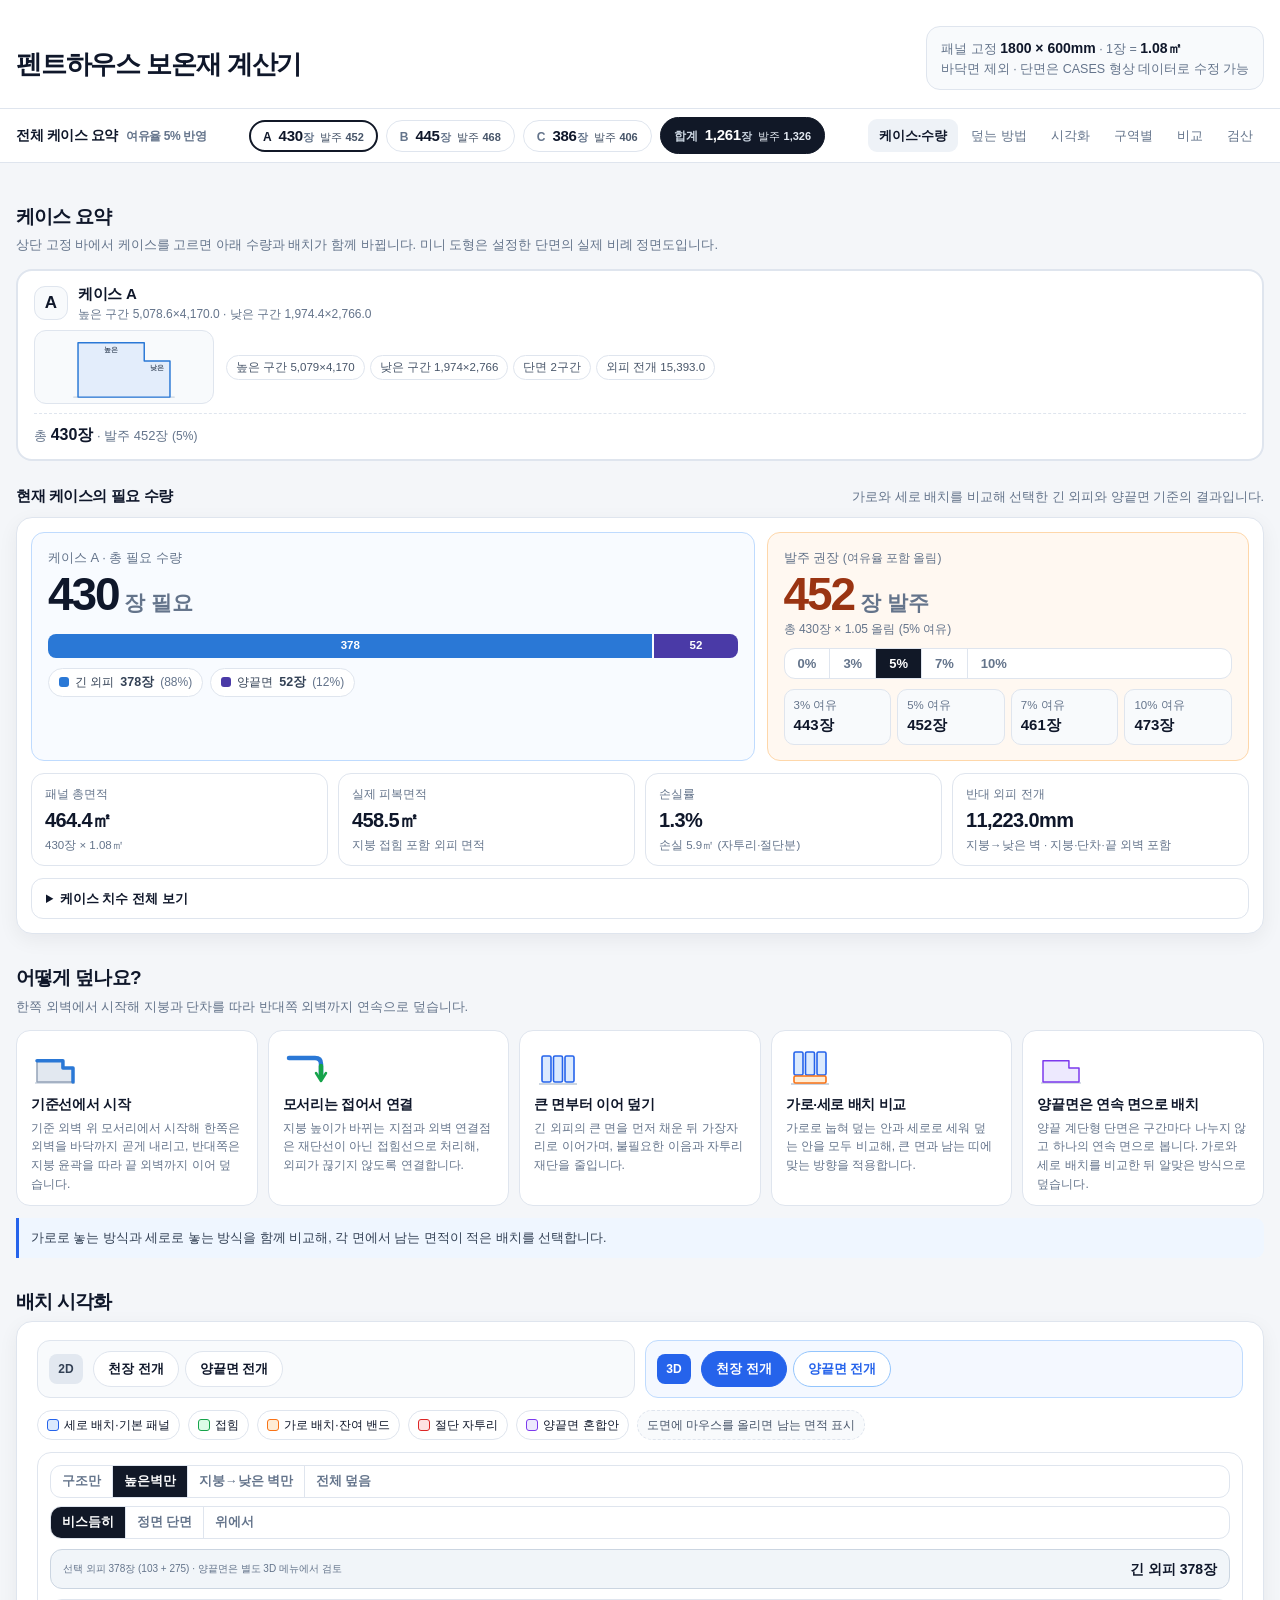
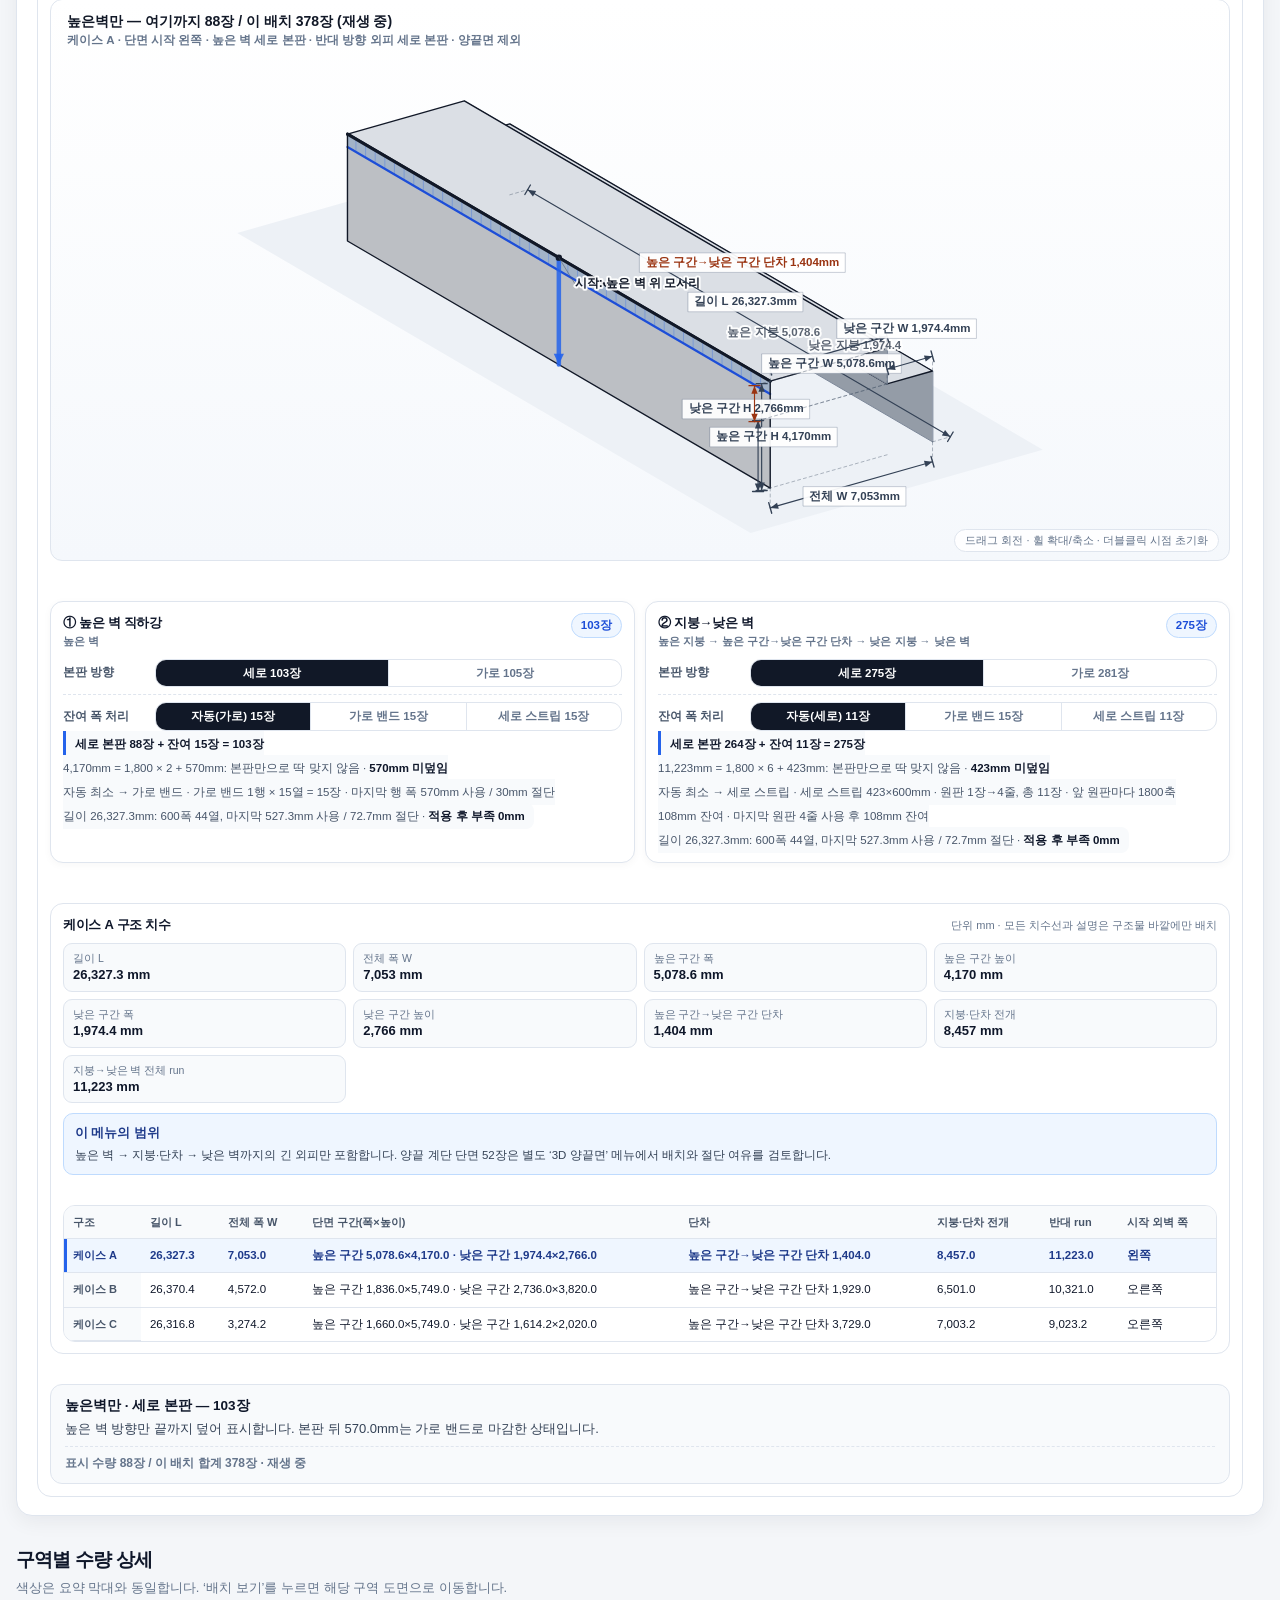
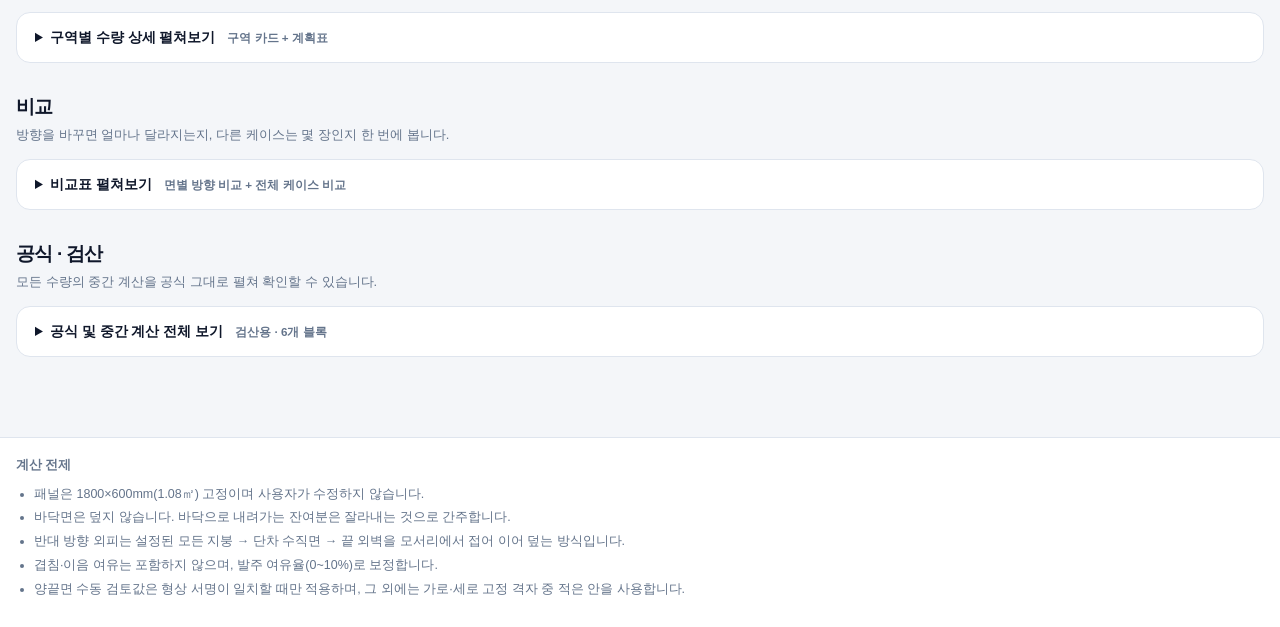
<file: index.html>
<!doctype html>
<html lang="ko">
<head>
<meta charset="utf-8" />
<meta http-equiv="refresh" content="0; url=./penthouse_insulation_ABC_case_optimizer.html" />
<title>펜트하우스 보온재 계산기</title>
</head>
<body>
<p><a href="./penthouse_insulation_ABC_case_optimizer.html">계산기가 자동으로 열리지 않으면 여기를 누르세요.</a></p>
</body>
</html>
</file>
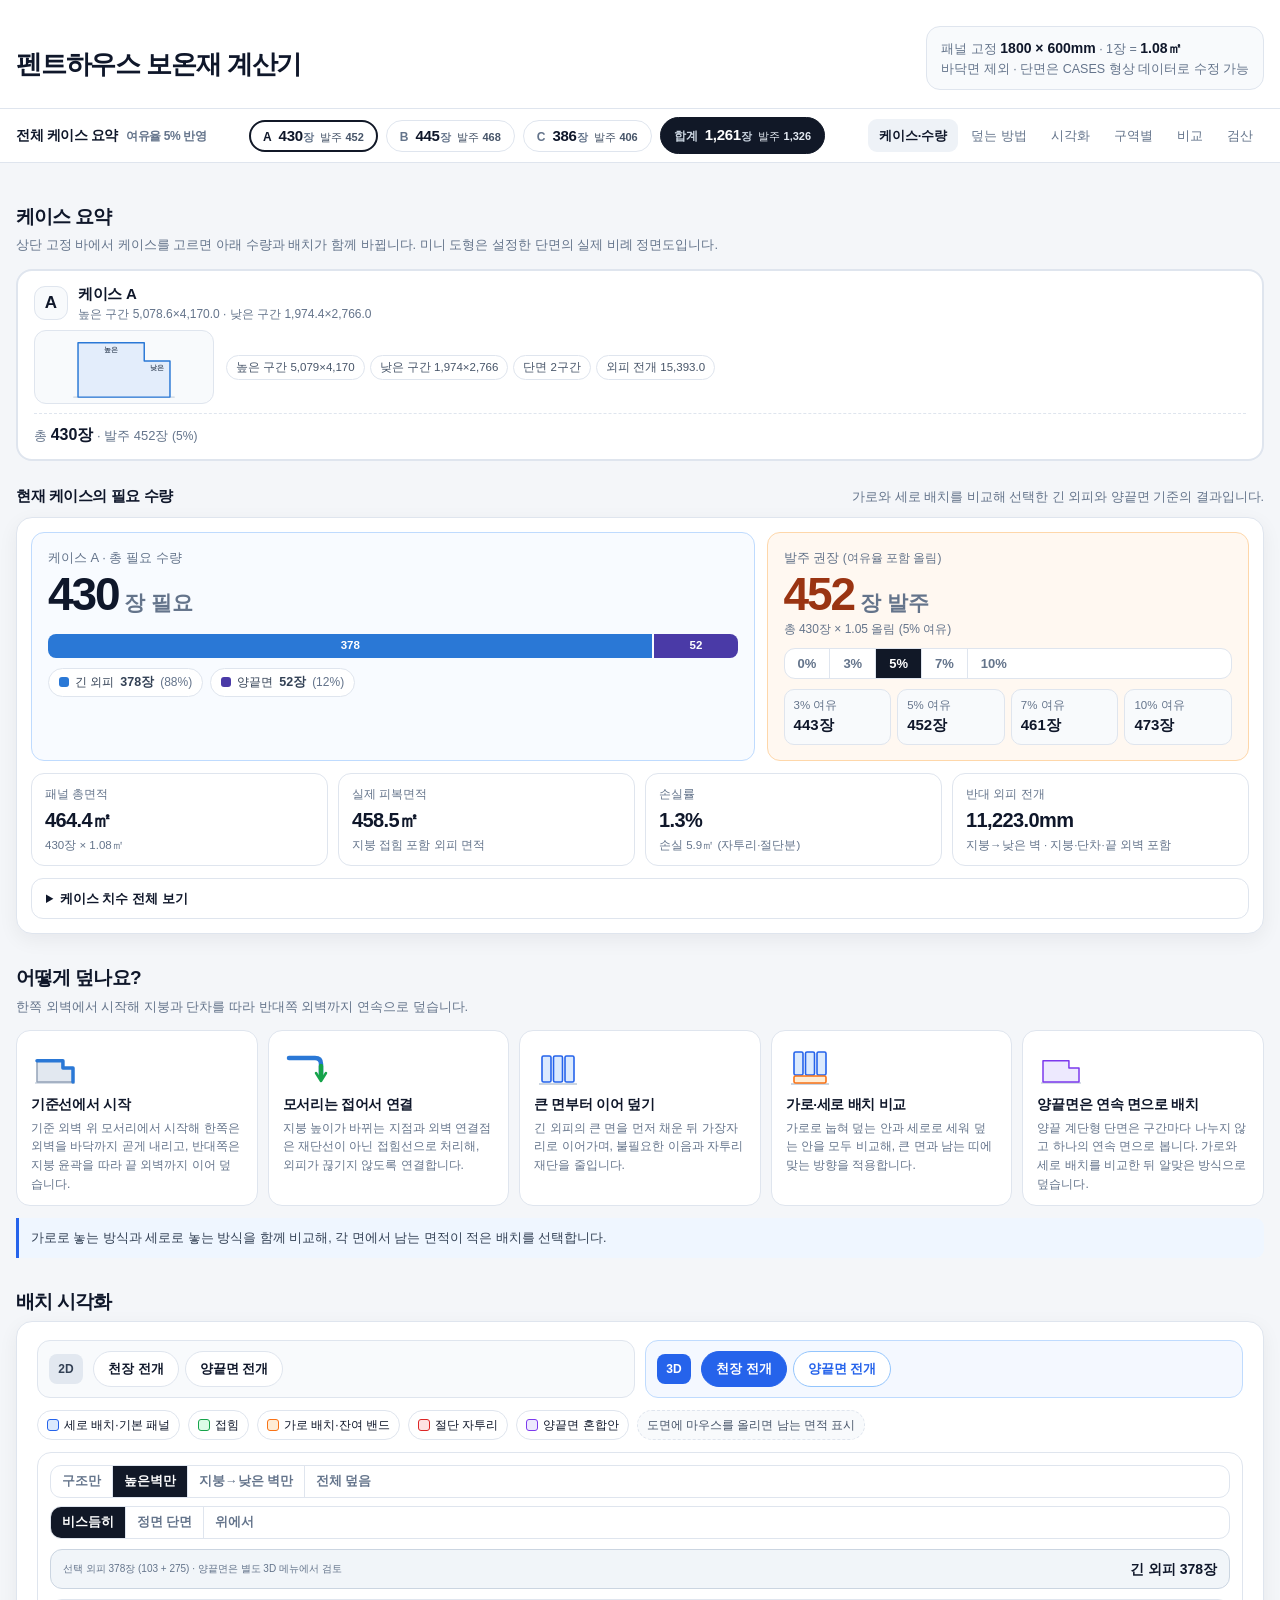
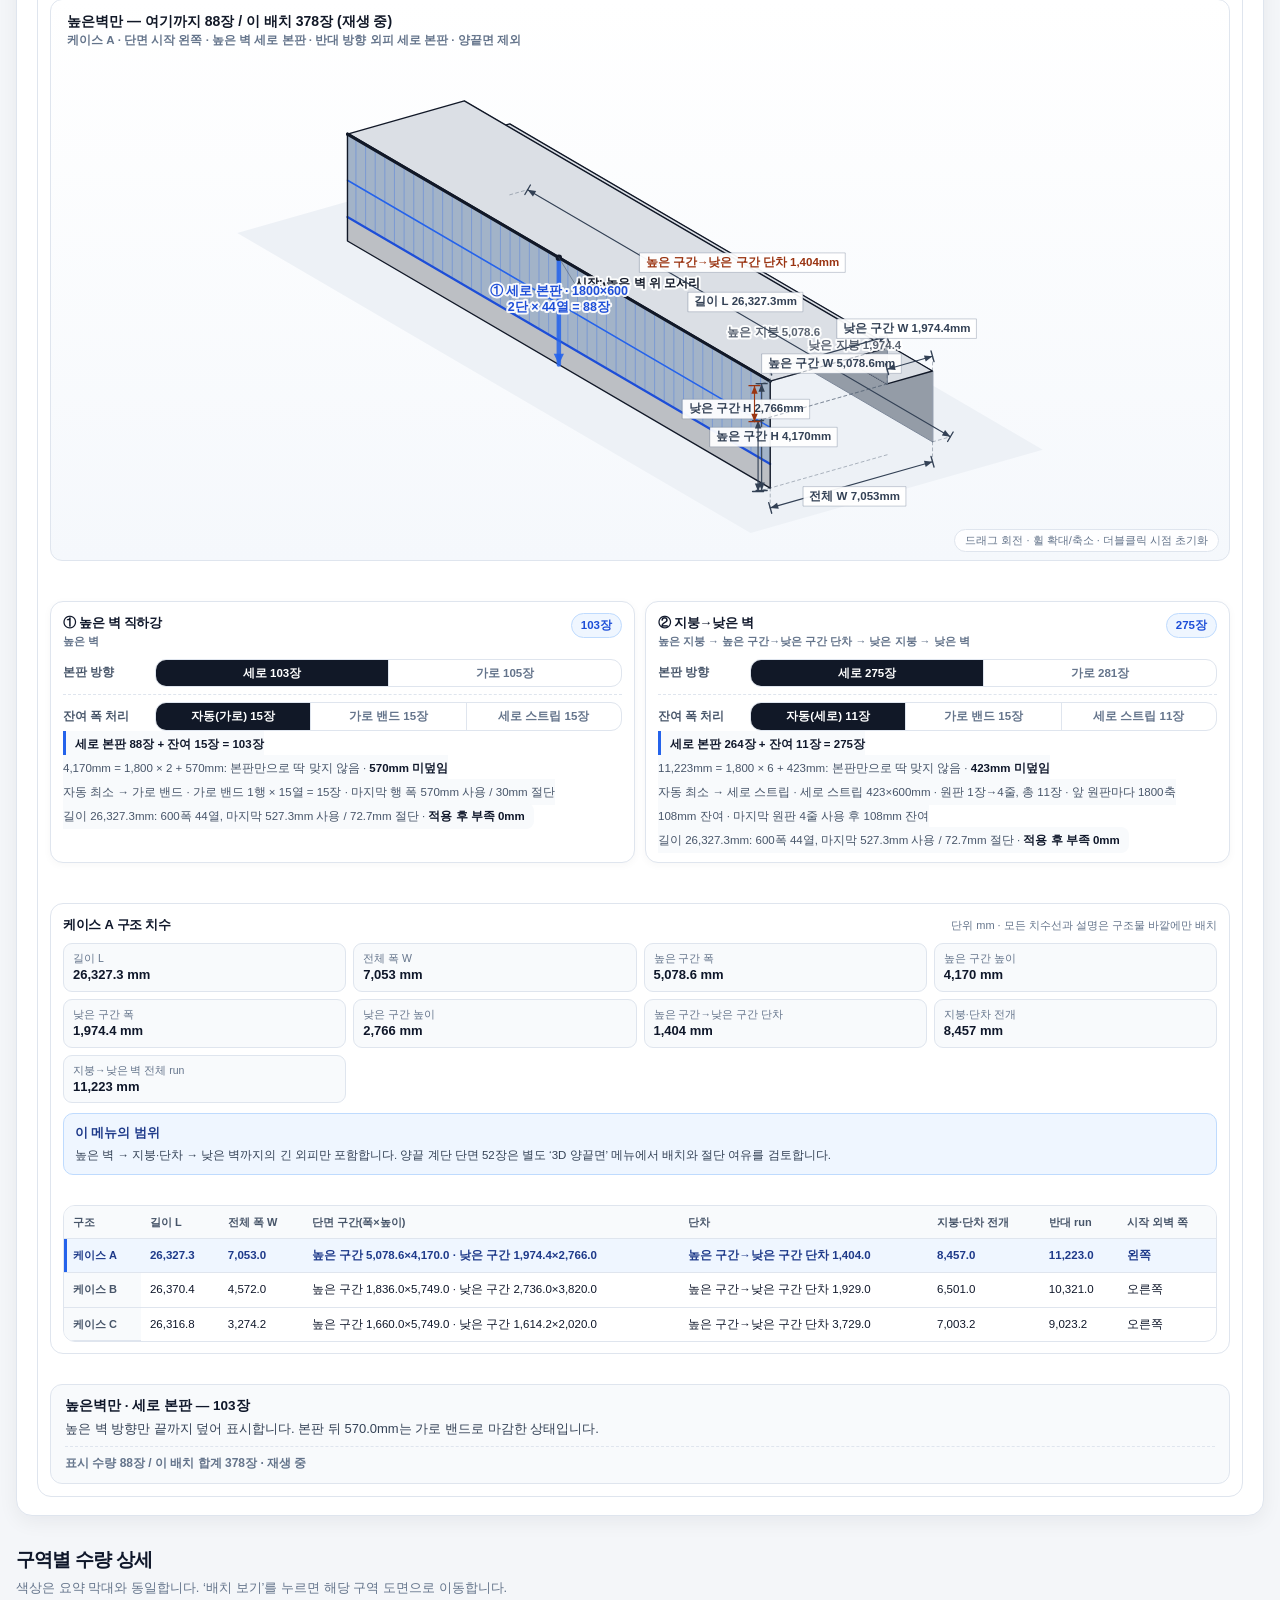
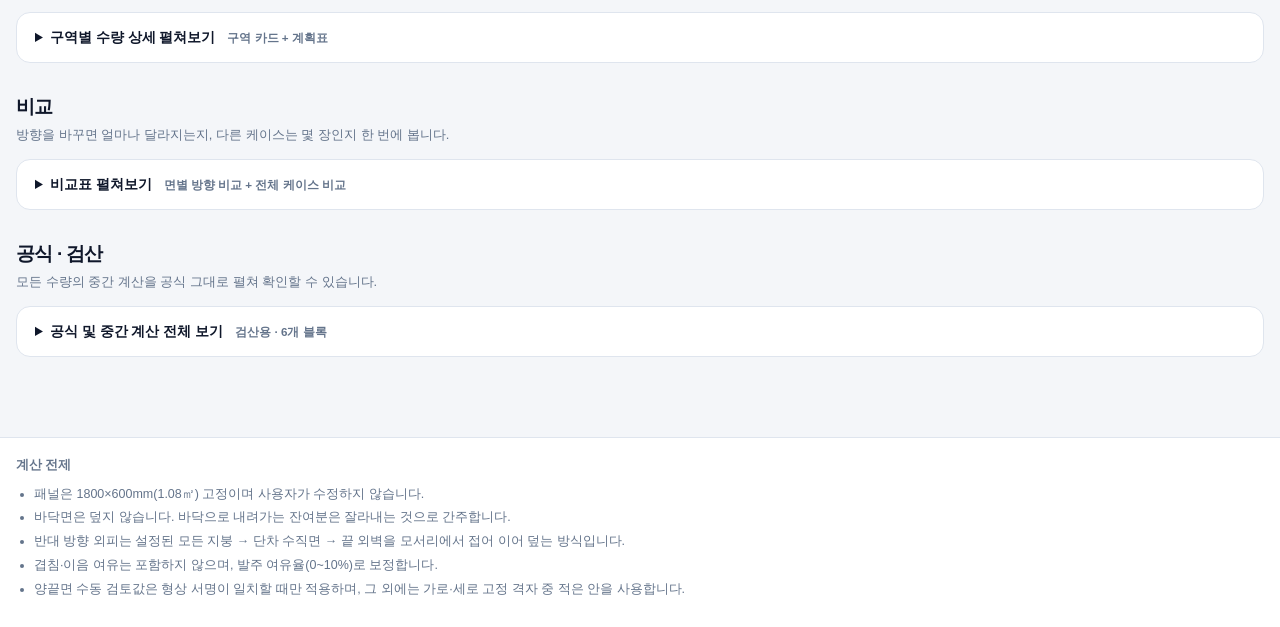
<file: penthouse_insulation_ABC_case_optimizer.html>
<!doctype html>
<html lang="ko">
<head>
<meta charset="utf-8" />
<meta name="viewport" content="width=device-width,initial-scale=1" />
<title>펜트하우스 보온재 계산기 — 편집형 계단 단면</title>
<link rel="stylesheet" href="styles.css" />
</head>
<body>

<header class="hero">
  <div class="inner">
    <h1>펜트하우스 보온재 계산기</h1>
    <div class="fixed-badge">
      패널 고정 <b>1800 × 600mm</b> · 1장 = <b>1.08㎡</b><br>
      바닥면 제외 · 단면은 CASES 형상 데이터로 수정 가능
    </div>
  </div>
</header>

<div class="sticky">
  <div class="inner">
    <div class="sticky-title">전체 케이스 요약
      <span class="muted small">여유율 <b id="acBuffer">-</b> 반영</span>
    </div>
    <!-- CASES 배열 전체 요약 카드 -->
    <div class="allcases" id="allCasesSummary"></div>
    <nav class="jump" id="jumpNav">
      <a href="#sec-cases">케이스·수량</a>
      <a href="#sec-method">덮는 방법</a>
      <a href="#sec-visual">시각화</a>
      <a href="#sec-zones">구역별</a>
      <a href="#sec-compare">비교</a>
      <a href="#sec-audit">검산</a>
    </nav>
  </div>
</div>

<main>
  <div class="inner">

    <!-- 케이스 선택과 결과 요약 -->
    <section id="sec-cases" class="case-overview">
      <div class="plain-sec-head"><h2>케이스 요약</h2></div>
      <p class="section-copy">상단 고정 바에서 케이스를 고르면 아래 수량과 배치가 함께 바뀝니다. 미니 도형은 설정한 단면의 실제 비례 정면도입니다.</p>
      <div class="case-grid" id="caseGrid"></div>

      <div class="case-result" id="sec-summary">
        <div class="case-result-head">
          <h3>현재 케이스의 필요 수량</h3>
          <p>가로와 세로 배치를 비교해 선택한 긴 외피와 양끝면 기준의 결과입니다.</p>
        </div>
        <div class="card result-card">
        <div class="hero-grid">
          <div class="hero-pane hero-total-pane">
            <div class="hero-label" id="heroLabel">-</div>
            <div class="big-num"><span id="heroTotal">-</span><small> 장 필요</small></div>
            <div class="break-bar" id="breakBar" role="img" aria-label="구역별 수량 비율"></div>
            <div class="break-legend" id="breakLegend"></div>
          </div>
          <div class="order-card hero-pane hero-order-pane">
            <div>
              <div class="hero-label">발주 권장 <span class="muted small">(여유율 포함 올림)</span></div>
              <div class="big-num"><span id="orderBig">-</span><small> 장 발주</small></div>
              <div class="small muted" id="orderSub">-</div>
            </div>
            <div class="seg" id="bufferSeg" aria-label="발주 여유율"></div>
            <div class="chip-row">
              <div class="chip">3% 여유<b id="b3">-</b></div>
              <div class="chip">5% 여유<b id="b5">-</b></div>
              <div class="chip">7% 여유<b id="b7">-</b></div>
              <div class="chip">10% 여유<b id="b10">-</b></div>
            </div>
          </div>
        </div>

        <div class="stat-row">
          <div class="stat"><div class="k">패널 총면적</div><div class="v" id="statPanel">-</div><div class="s" id="statPanelSub">-</div></div>
          <div class="stat"><div class="k">실제 피복면적</div><div class="v" id="statActual">-</div><div class="s">지붕 접힘 포함 외피 면적</div></div>
          <div class="stat"><div class="k">손실률</div><div class="v" id="statLoss">-</div><div class="s" id="statLossSub">-</div></div>
          <div class="stat"><div class="k">반대 외피 전개</div><div class="v" id="statFold">-</div><div class="s" id="statFoldSub">-</div></div>
        </div>

        <details class="dims">
          <summary>케이스 치수 전체 보기</summary>
          <p id="caseDims">-</p>
        </details>
        </div>
      </div>
    </section>

    <!-- 덮는 방법 -->
    <section id="sec-method">
      <div class="plain-sec-head"><h2>어떻게 덮나요?</h2></div>
      <p class="section-copy">한쪽 외벽에서 시작해 지붕과 단차를 따라 반대쪽 외벽까지 연속으로 덮습니다.</p>
      <div class="steps" id="stepsGrid"></div>
      <p class="method-compare">가로로 놓는 방식과 세로로 놓는 방식을 함께 비교해, 각 면에서 남는 면적이 적은 배치를 선택합니다.</p>
    </section>

    <!-- 배치 시각화 -->
    <section id="sec-visual">
      <div class="plain-sec-head"><h2 id="visualTitle">배치 시각화</h2></div>
      <p class="visual-sub sr-only" id="visualSub" aria-live="polite">-</p>
      <div class="card">
        <div class="view-groups" id="viewTabs" aria-label="배치 시각화 종류">
          <div class="view-group view-group-2d">
            <div class="view-group-label">2D</div>
            <div class="tabs view-group-tabs">
              <button class="tab" data-view="roof">천장 전개</button>
              <button class="tab" data-view="ends">양끝면 전개</button>
            </div>
          </div>
          <div class="view-group view-group-3d">
            <div class="view-group-label">3D</div>
            <div class="tabs view-group-tabs">
              <button class="tab tab-3d active" data-view="shell3d">천장 전개</button>
              <button class="tab tab-3d" data-view="ends3d">양끝면 전개</button>
            </div>
          </div>
        </div>
        <div class="legend">
          <span><i class="swatch" style="background:var(--blue);border-color:var(--blue-line)"></i>세로 배치·기본 패널</span>
          <span><i class="swatch" style="background:var(--green);border-color:var(--green-line)"></i>접힘</span>
          <span><i class="swatch" style="background:var(--amber);border-color:var(--amber-line)"></i>가로 배치·잔여 밴드</span>
          <span><i class="swatch" style="background:var(--red);border-color:var(--red-line)"></i>절단 자투리</span>
          <span><i class="swatch" style="background:var(--violet);border-color:var(--violet-line)"></i>양끝면 혼합안</span>
          <span class="hover-legend">도면에 마우스를 올리면 남는 면적 표시</span>
        </div>
        <div id="svgWrap"></div>
      </div>
    </section>

    <!-- 구역별 상세 -->
    <section id="sec-zones">
      <div class="plain-sec-head"><h2>구역별 수량 상세</h2></div>
      <p class="sec-sub">색상은 요약 막대와 동일합니다. ‘배치 보기’를 누르면 해당 구역 도면으로 이동합니다.</p>
      <details class="audit" id="zonesDetails">
        <summary>구역별 수량 상세 펼쳐보기 <small>구역 카드 + 계획표</small></summary>
        <div class="zone-grid" id="zoneGrid"></div>
        <div class="table-wrap">
          <table id="planTable">
            <thead>
              <tr><th>구역</th><th>배치 방식</th><th class="num">수량</th><th class="num">실제 피복㎡</th><th class="num">패널㎡</th><th>계산 · 비고</th></tr>
            </thead>
            <tbody></tbody>
          </table>
        </div>
      </details>
    </section>

    <!-- 비교 -->
    <section id="sec-compare">
      <div class="plain-sec-head"><h2>비교</h2></div>
      <p class="sec-sub">방향을 바꾸면 얼마나 달라지는지, 다른 케이스는 몇 장인지 한 번에 봅니다.</p>

      <details class="audit" id="compareDetails">
        <summary>비교표 펼쳐보기 <small>면별 방향 비교 + 전체 케이스 비교</small></summary>

        <div class="card" style="margin-top:14px">
          <h3>배치·수량 계산 <span class="muted small">(현재 케이스)</span></h3>
          <p class="comparison-note" id="orientationNote">-</p>
          <div class="table-wrap">
            <table id="orientationTable">
              <thead><tr><th>항목</th><th class="num">수량</th><th>계산 방식</th><th>비고</th><th class="num">구분</th></tr></thead>
              <tbody></tbody>
            </table>
          </div>
        </div>

        <div class="card" style="margin-top:12px">
          <h3>선택 기준별 · 전체 케이스 비교</h3>
          <p class="comparison-note">양끝면 ‘최소 재단’은 케이스별 재단 검토 수량입니다. 현재 화면 기준 행은 파란색입니다.</p>
          <div class="table-wrap">
            <table id="scenarioTable">
              <thead id="scenarioHead"></thead>
              <tbody id="scenarioBody"></tbody>
            </table>
          </div>
        </div>
      </details>
    </section>

    <!-- 검산 -->
    <section id="sec-audit">
      <div class="plain-sec-head"><h2>공식 · 검산</h2></div>
      <p class="sec-sub">모든 수량의 중간 계산을 공식 그대로 펼쳐 확인할 수 있습니다.</p>
      <details class="audit" id="auditDetails">
        <summary>공식 및 중간 계산 전체 보기 <small>검산용 · 6개 블록</small></summary>
        <div id="auditCalc">-</div>
      </details>
    </section>

  </div>
</main>

<footer>
  <div class="inner">
    <b>계산 전제</b>
    <ul>
      <li>패널은 1800×600mm(1.08㎡) 고정이며 사용자가 수정하지 않습니다.</li>
      <li>바닥면은 덮지 않습니다. 바닥으로 내려가는 잔여분은 잘라내는 것으로 간주합니다.</li>
      <li>반대 방향 외피는 설정된 모든 지붕 → 단차 수직면 → 끝 외벽을 모서리에서 접어 이어 덮는 방식입니다.</li>
      <li>겹침·이음 여유는 포함하지 않으며, 발주 여유율(0~10%)로 보정합니다.</li>
      <li>양끝면 수동 검토값은 형상 서명이 일치할 때만 적용하며, 그 외에는 가로·세로 고정 격자 중 적은 안을 사용합니다.</li>
    </ul>
  </div>
</footer>

<script src="js/01-core.js"></script>
<script src="js/01-geometry.js"></script>
<script src="js/02-calc.js"></script>
<script src="js/03-render.js"></script>
<script src="js/04-visual.js"></script>
<script src="js/05-visual3d.js"></script>
<script src="js/06-main.js"></script>
</body>
</html>
</file>
<file: styles.css>
/* 펜트하우스 보온재 계산기 — 스타일
   페이지 전체 레이아웃·색상 변수(:root). 색상 팔레트는 CVD 검증된 순서 고정. */

:root{
  --bg:#f4f6f9; --panel:#fff; --ink:#0f172a; --muted:#64748b; --line:#dfe5ee; --soft:#f8fafc;
  --dark:#111827;
  --blue:#dbeafe; --blue-line:#2563eb; --green:#dcfce7; --green-line:#16a34a;
  --amber:#ffedd5; --amber-line:#f97316; --red:#fee2e2; --red-line:#dc2626;
  --violet:#ede9fe; --violet-line:#7c3aed;
  /* 구역(요약 막대·카드) 전용 팔레트 — CVD 검증 통과 순서 고정 */
  --z-roof:#2a78d6; --z-low:#1baf7a; --z-high:#eda100; --z-ends:#4a3aa7;
  --shadow:0 6px 20px rgba(15,23,42,.06);
}
*{box-sizing:border-box}
html{scroll-behavior:smooth}
body{margin:0;background:var(--bg);color:var(--ink);font-family:-apple-system,BlinkMacSystemFont,"Segoe UI","Noto Sans KR",Roboto,Arial,sans-serif;line-height:1.5;overflow-x:hidden}
.inner{max-width:1280px;margin:0 auto;padding:0 16px;width:100%}

/* ── 헤더 ─────────────────────────────── */
header.hero{background:#fff;border-bottom:1px solid var(--line)}
header.hero .inner{display:flex;align-items:flex-end;justify-content:space-between;gap:16px;flex-wrap:wrap;padding-top:26px;padding-bottom:18px}
h1{margin:0 0 6px;font-size:clamp(20px,4.5vw,26px);letter-spacing:-.045em}
header.hero p{margin:0;color:var(--muted);font-size:14px;max-width:760px}
.fixed-badge{flex:0 0 auto;border:1px solid var(--line);background:var(--soft);border-radius:14px;padding:10px 14px;font-size:12.5px;color:var(--muted);line-height:1.6}
.fixed-badge b{color:var(--ink);font-size:14px}

/* ── 상단 고정 바 ─────────────────────── */
.sticky{position:sticky;top:0;z-index:60;background:rgba(255,255,255,.94);backdrop-filter:blur(8px);border-bottom:1px solid var(--line)}
.sticky .inner{display:flex;align-items:center;justify-content:space-between;gap:12px;flex-wrap:wrap;padding-top:8px;padding-bottom:8px}
.seg{display:inline-flex;border:1px solid var(--line);border-radius:11px;overflow:hidden;background:#fff}
.seg button{font-family:inherit;border:0;background:transparent;padding:7px 13px;font-size:13px;font-weight:700;color:var(--muted);cursor:pointer;border-right:1px solid var(--line)}
.seg button:last-child{border-right:0}
.seg button.active{background:var(--dark);color:#fff}
.sticky-title{font-size:14px;font-weight:800;letter-spacing:-.03em;display:flex;align-items:baseline;gap:8px;flex-wrap:wrap;white-space:nowrap}
.sticky-title .small{font-weight:600}
.jump{display:flex;gap:2px;overflow-x:auto;scrollbar-width:none}
.jump::-webkit-scrollbar{display:none}
.jump a{padding:7px 11px;border-radius:9px;font-size:13px;color:var(--muted);text-decoration:none;white-space:nowrap}
.jump a.active{background:#eef2f7;color:var(--ink);font-weight:700}
@media(max-width:760px){.jump{width:100%}}

/* ── 섹션 공통 ─────────────────────────── */
main{padding:10px 0 30px}
section{scroll-margin-top:118px;margin:30px 0}
.sec-head{display:flex;align-items:baseline;gap:10px;margin:0 0 4px}
.sec-num{flex:0 0 auto;width:26px;height:26px;border-radius:9px;background:var(--dark);color:#fff;display:grid;place-items:center;font-weight:800;font-size:13px;transform:translateY(4px)}
h2{font-size:19px;letter-spacing:-.04em;margin:0}
.sec-sub{color:var(--muted);font-size:13px;margin:0 0 14px}
.plain-sec-head{margin:0 0 4px}
.section-copy{max-width:880px;margin:0 0 14px;color:var(--muted);font-size:13px}
.card{background:var(--panel);border:1px solid var(--line);border-radius:16px;box-shadow:var(--shadow);padding:18px 20px}
.small{font-size:12px}.muted{color:var(--muted)}
h3{margin:0 0 10px;font-size:14px;letter-spacing:-.03em}
button{font-family:inherit}

/* ── 세 케이스 전체 요약(상단 고정 바 한 줄 칩) ── */
.allcases{display:flex;gap:8px;flex-wrap:wrap;align-items:center;min-width:0}
.ac-cell{display:flex;align-items:baseline;gap:7px;border:1px solid var(--line);border-radius:999px;background:#fff;padding:6px 13px;cursor:pointer;transition:border-color .15s;white-space:nowrap}
.ac-cell:hover{border-color:#94a3b8}
.ac-cell.active{border-color:var(--dark);border-width:2px;padding:5px 12px}
.ac-cell .ac-k{font-size:12px;color:var(--muted);font-weight:800}
.ac-cell.active .ac-k{color:var(--ink)}
.ac-cell .ac-tot{font-size:15px;font-weight:800;letter-spacing:-.02em;color:var(--ink)}
.ac-cell .ac-tot small{font-size:11px;font-weight:700;color:var(--muted)}
.ac-cell .ac-order{font-size:11px;color:#475569}
.ac-cell.sum{background:var(--dark);border-color:var(--dark);cursor:default}
.ac-cell.sum:hover{border-color:var(--dark)}
.ac-cell.sum .ac-k{color:#cbd5e1}
.ac-cell.sum .ac-tot{color:#fff}
.ac-cell.sum .ac-tot small{color:#cbd5e1}
.ac-cell.sum .ac-order{color:#e2e8f0}

/* ── 케이스 카드 ───────────────────────── */
.case-grid{display:grid;grid-template-columns:repeat(auto-fit,minmax(260px,1fr));gap:12px;width:100%}
@media(max-width:620px){.case-grid{grid-template-columns:1fr}}
.case-card{position:relative;text-align:left;border:2px solid var(--line);border-radius:16px;background:#fff;padding:14px 16px;cursor:pointer;transition:border-color .15s,box-shadow .15s}
.case-card:hover{border-color:#94a3b8}
.case-card.active{border-color:var(--dark);box-shadow:var(--shadow)}
.case-card .check{position:absolute;top:12px;right:12px;width:24px;height:24px;border-radius:999px;background:var(--dark);color:#fff;display:none;place-items:center;font-size:13px;font-weight:800}
.case-card.active .check{display:grid}
.case-head{display:flex;align-items:center;gap:10px;margin-bottom:8px}
.case-letter{flex:0 0 auto;width:34px;height:34px;border-radius:11px;background:var(--soft);border:1px solid var(--line);display:grid;place-items:center;font-size:17px;font-weight:850}
.case-card.active .case-letter{background:var(--dark);border-color:var(--dark);color:#fff}
.case-head b{display:block;font-size:15px;letter-spacing:-.02em}
.case-head small{display:block;color:var(--muted);font-size:12px}
.case-thumb{width:100%;height:104px;border:1px solid var(--line);border-radius:12px;background:var(--soft);margin-bottom:10px}
.case-thumb svg{display:block;width:100%;height:100%}
.case-stats{display:flex;flex-wrap:wrap;gap:5px;margin-bottom:10px}
.case-stats span{border:1px solid var(--line);border-radius:999px;background:#fff;padding:3px 9px;font-size:11.5px;color:#475569}
.case-total{border-top:1px dashed var(--line);padding-top:9px;font-size:13px;color:var(--muted)}
.case-total b{font-size:16px;color:var(--ink)}
.case-summary-card{padding:12px 16px}
.case-summary-card .case-head{margin-bottom:7px}
.case-summary-content{display:grid;grid-template-columns:180px minmax(0,1fr);gap:12px;align-items:center}
.case-summary-card .case-thumb{height:74px;margin:0}
.case-summary-card .case-stats{margin:0}
.case-summary-card .case-total{margin-top:9px}
@media(max-width:620px){.case-summary-content{grid-template-columns:1fr}.case-summary-card .case-thumb{height:70px}}
.case-result{scroll-margin-top:118px;margin-top:24px}
.case-result-head{display:flex;align-items:baseline;justify-content:space-between;gap:12px;margin:0 0 9px}
.case-result-head h3{margin:0;font-size:15px}
.case-result-head p{margin:0;color:var(--muted);font-size:12.5px;text-align:right}
@media(max-width:680px){.case-result-head{display:block}.case-result-head p{text-align:left;margin-top:3px}}

/* ── 요약(히어로) ──────────────────────── */
.hero-grid{display:grid;grid-template-columns:1.5fr 1fr;gap:12px;align-items:stretch}
@media(max-width:880px){.hero-grid{grid-template-columns:1fr}}
.result-card{padding:14px}
.hero-pane{border:1px solid var(--line);border-radius:13px;padding:15px 16px}
.hero-total-pane{background:#f8fbff;border-color:#bfdbfe}
.hero-order-pane{background:#fff8f1;border-color:#fed7aa}
.hero-label{font-size:13px;color:var(--muted);margin-bottom:2px}
.big-num{font-size:clamp(34px,6vw,46px);font-weight:800;letter-spacing:-.045em;line-height:1.1}
.big-num small{font-size:.45em;font-weight:700;color:var(--muted);letter-spacing:0}
.break-bar{display:flex;gap:2px;height:24px;border-radius:8px;overflow:hidden;margin:14px 0 10px}
.break-seg{display:grid;place-items:center;font-size:11.5px;font-weight:800;min-width:3px}
.break-legend{display:flex;flex-wrap:wrap;gap:7px}
.lchip{display:inline-flex;align-items:center;gap:6px;font-size:12px;color:#334155;border:1px solid var(--line);border-radius:999px;padding:4px 10px;background:#fff}
.lchip b{font-size:12.5px}
.dot{display:inline-block;width:10px;height:10px;border-radius:3px}
.order-card{display:flex;flex-direction:column;gap:10px}
.order-card .big-num{color:#9a3412}
.chip-row{display:grid;grid-template-columns:repeat(4,1fr);gap:6px}
.chip{border:1px solid var(--line);border-radius:10px;background:var(--soft);padding:7px 9px;font-size:11.5px;color:var(--muted)}
.chip b{display:block;font-size:15px;color:var(--ink)}
.stat-row{display:grid;grid-template-columns:repeat(4,minmax(0,1fr));gap:10px;margin-top:12px}
@media(max-width:880px){.stat-row{grid-template-columns:1fr 1fr}}
.stat{border:1px solid var(--line);border-radius:13px;padding:11px 13px;background:#fff}
.stat .k{font-size:12px;color:var(--muted)}
.stat .v{font-size:20px;font-weight:750;letter-spacing:-.03em;margin:2px 0}
.stat .s{font-size:11.5px;color:var(--muted)}
.ctrl-grid{display:grid;grid-template-columns:1fr 1fr;gap:12px;margin-top:12px}
@media(max-width:880px){.ctrl-grid{grid-template-columns:1fr}}
.ctrl-card{border:1px solid var(--line);border-radius:13px;padding:13px 15px;background:#fff}
.ctrl-card h4{margin:0 0 8px;font-size:13px}
.ctrl-note{margin:9px 0 0;font-size:12px;color:var(--muted);line-height:1.55}
.delta-pill{display:inline-block;margin-left:8px;border-radius:999px;padding:2px 9px;font-size:11.5px;font-weight:700;background:var(--amber);border:1px solid var(--amber-line);color:#7c2d12}
.delta-pill.same{background:var(--green);border-color:var(--green-line);color:#14532d}
.goodnote{margin:14px 0 0;padding:12px 14px;border:1px solid var(--green-line);background:var(--green);border-radius:12px;font-size:13px;line-height:1.6}
.notice{margin:0;padding:12px;border:1px solid var(--amber-line);background:var(--amber);border-radius:12px;font-size:13px}
details.dims{border:1px solid var(--line);border-radius:12px;padding:10px 14px;background:#fff;margin-top:12px}
details.dims summary{cursor:pointer;font-size:13px;font-weight:700}
details.dims p{margin:8px 0 2px;font-size:12.5px;color:#475569;line-height:1.8}

/* ── 시공 순서 ─────────────────────────── */
.steps{display:grid;grid-template-columns:repeat(5,minmax(0,1fr));gap:10px}
@media(max-width:1080px){.steps{grid-template-columns:repeat(2,1fr)}}
@media(max-width:560px){.steps{grid-template-columns:1fr}}
.step{position:relative;border:1px solid var(--line);border-radius:14px;background:#fff;padding:13px 14px 12px}
.step .n{position:absolute;top:11px;right:12px;width:22px;height:22px;border-radius:999px;background:var(--soft);border:1px solid var(--line);display:grid;place-items:center;font-size:12px;font-weight:800;color:var(--muted)}
.step .icon{width:48px;height:44px;margin-bottom:7px}
.step .icon svg{display:block;width:100%;height:100%}
.step b.t{display:block;font-size:13.5px;margin-bottom:3px;letter-spacing:-.02em}
.step .num{display:block;font-size:12.5px;font-weight:800;color:#1d4ed8;margin-bottom:5px;overflow-wrap:anywhere}
.step p{margin:0;font-size:12px;color:var(--muted);line-height:1.55}
.step .n,.step .num{display:none}
.method-compare{margin:12px 0 0;padding:10px 12px;border-left:3px solid var(--blue-line);border-radius:0 9px 9px 0;background:#eff6ff;color:#334155;font-size:12.5px;line-height:1.6}
.orientation-guide{display:grid;grid-template-columns:repeat(4,minmax(0,1fr));gap:8px;margin-top:12px}
@media(max-width:1050px){.orientation-guide{grid-template-columns:1fr 1fr}}
@media(max-width:560px){.orientation-guide{grid-template-columns:1fr}}
.orientation-item{display:flex;align-items:center;gap:10px;min-height:64px;padding:9px 11px;border:1px solid var(--line);border-radius:12px;background:#fff;font-size:12px;line-height:1.35}
.orientation-item b{display:block;font-size:13px}.orientation-item small{display:block;color:var(--muted);margin-top:2px}
.panel-icon{position:relative;flex:0 0 auto;border:2px solid var(--blue-line);border-radius:4px;background:var(--blue)}
.panel-icon.vertical{width:22px;height:54px}.panel-icon.horizontal{width:54px;height:22px}
.panel-icon.roof{width:32px;height:48px;background:linear-gradient(90deg,var(--blue) 0 47%,#fff 47% 53%,var(--blue) 53%)}

/* ── 구역 카드 ─────────────────────────── */
.zone-grid{display:grid;grid-template-columns:repeat(4,minmax(0,1fr));gap:10px}
@media(max-width:1080px){.zone-grid{grid-template-columns:1fr 1fr}}
@media(max-width:560px){.zone-grid{grid-template-columns:1fr}}
.zone-card{border:1px solid var(--line);border-top:4px solid var(--zc,#94a3b8);border-radius:13px;background:#fff;padding:13px 14px;display:flex;flex-direction:column;gap:6px}
.zone-card .zn{display:flex;align-items:center;gap:7px;font-size:12.5px;color:var(--muted);font-weight:700}
.zone-card .zc{font-size:26px;font-weight:800;letter-spacing:-.04em}
.zone-card .zc small{font-size:14px;font-weight:700;color:var(--muted)}
.zone-card .zm{font-size:11.5px;color:#334155;background:var(--soft);border:1px solid var(--line);border-radius:8px;padding:5px 8px;line-height:1.5}
.zone-card .zt{font-size:11.5px;color:var(--muted);line-height:1.55;flex:1}
.zone-card button{align-self:flex-start;border:1px solid var(--line);background:#fff;border-radius:999px;padding:5px 12px;font-size:12px;font-weight:700;color:#1d4ed8;cursor:pointer}
.zone-card button:hover{background:#eff6ff;border-color:#93c5fd}

/* ── 표 공통 ───────────────────────────── */
.table-wrap{overflow-x:auto;margin-top:12px;border:1px solid var(--line);border-radius:12px;background:#fff}
table{width:100%;border-collapse:separate;border-spacing:0;font-size:13px;min-width:760px}
th,td{border-bottom:1px solid var(--line);padding:10px 11px;text-align:left;vertical-align:top;word-break:keep-all}
tr:last-child td{border-bottom:0}
th{position:sticky;top:0;background:#f8fafc;z-index:1;color:#556;font-size:12px;white-space:nowrap}
td.num,th.num{text-align:right;white-space:nowrap;font-variant-numeric:tabular-nums}
td.num b{font-size:14px}
tr.clickable{cursor:pointer}tr.clickable:hover td{background:#f8fafc}
.cell-sub{display:block;margin-top:3px;color:var(--muted);font-size:10.5px;font-weight:400;line-height:1.5}
.tag{display:inline-block;padding:2px 8px;border:1px solid var(--line);border-radius:999px;background:#fff;font-size:11px;white-space:nowrap}
.tag.best{background:var(--green);border-color:var(--green-line);font-weight:700}
.tag.mix{background:var(--violet);border-color:var(--violet-line);font-weight:700}
.scenario-best td{background:#f0fdf4}
.scenario-current td{background:#eff6ff}
td.cur,th.cur{box-shadow:inset 3px 0 0 var(--blue-line)}
.comparison-note{margin:0;padding:10px 12px;border-left:4px solid var(--blue-line);background:#eff6ff;border-radius:8px;font-size:12.5px;color:#334155;line-height:1.6}
.row-badge{display:inline-block;margin-left:6px;font-size:10.5px;font-weight:800;border-radius:999px;padding:1px 8px}
.row-badge.now{background:var(--blue-line);color:#fff}
.row-badge.top{background:var(--green-line);color:#fff}

/* ── 시각화 ────────────────────────────── */
.tabs{display:flex;gap:6px;flex-wrap:wrap;align-items:center;margin-bottom:12px}
.view-groups{display:grid;grid-template-columns:repeat(2,minmax(0,1fr));gap:10px;margin-bottom:12px}
.view-group{display:flex;align-items:center;gap:10px;min-width:0;padding:10px 11px;border:1px solid var(--line);border-radius:13px;background:var(--soft)}
.view-group-3d{border-color:#bfdbfe;background:#f4f8ff}
.view-group-label{flex:0 0 auto;display:grid;place-items:center;min-width:34px;height:30px;border-radius:8px;background:#e2e8f0;color:#334155;font-size:12px;font-weight:850}
.view-group-3d .view-group-label{background:var(--blue-line);color:#fff}
.view-group-tabs{min-width:0;flex:1;margin:0}
button.tab{border:1px solid var(--line);background:#fff;color:var(--ink);border-radius:999px;padding:8px 14px;font-size:13px;font-weight:600;cursor:pointer}
button.tab.active{background:var(--dark);border-color:var(--dark);color:#fff}
button.tab.tab-3d{margin-left:0;padding:8px 14px;font-size:13px;font-weight:700;border:1px solid #93c5fd;color:var(--blue-line);background:#fff}
button.tab.tab-3d.active{background:var(--blue-line);border-color:var(--blue-line);color:#fff}
@media(max-width:880px){.view-groups{grid-template-columns:1fr}}
@media(max-width:640px){.view-group{align-items:flex-start;flex-direction:column}.view-group-tabs{width:100%}button.tab.tab-3d{width:auto}}
.legend{display:flex;gap:8px;flex-wrap:wrap;font-size:12px;margin-bottom:12px}
.legend span{display:inline-flex;align-items:center;gap:5px;border:1px solid var(--line);border-radius:999px;padding:5px 9px;background:#fff;white-space:nowrap}
.legend .hover-legend{border-style:dashed;background:#f8fafc;color:#475569}
.swatch{display:inline-block;width:12px;height:12px;border:1px solid #aaa;border-radius:3px}
#svgWrap{position:relative;width:100%;overflow-x:auto;border:1px solid var(--line);border-radius:14px;background:#fff}
#svgWrap svg{display:block;width:100%;height:auto;min-height:560px}
@media(max-width:640px){#svgWrap svg{width:960px;max-width:none;min-height:0}}
.visual-sub{margin:0 0 10px;color:var(--muted);font-size:13px}
.visual-waste-tip,.v3d-hover-tip{position:absolute;z-index:8;max-width:260px;padding:9px 11px;border:1px solid #94a3b8;border-radius:10px;background:rgba(15,23,42,.94);box-shadow:0 8px 20px rgba(15,23,42,.22);color:#fff;font-size:11.5px;line-height:1.55;white-space:pre-line;pointer-events:none}
.visual-waste-tip[hidden],.v3d-hover-tip[hidden]{display:none!important}

/* ── 검산 ─────────────────────────────── */
details.audit{border:1px solid var(--line);border-radius:14px;background:#fff;padding:14px 18px}
details.audit summary{cursor:pointer;font-size:14px;font-weight:800}
details.audit summary small{font-weight:600;color:var(--muted);margin-left:8px}
details.audit .zone-grid{margin-top:14px}
.audit-grid{display:grid;grid-template-columns:repeat(2,minmax(0,1fr));gap:10px;margin-top:14px}
@media(max-width:780px){.audit-grid{grid-template-columns:1fr}}
.audit-card{border:1px solid var(--line);border-radius:12px;padding:12px 14px;background:var(--soft);overflow:hidden}
.audit-card h4{margin:0 0 8px;font-size:13px}
.formula{margin:4px 0;font-family:Consolas,"Noto Sans KR",monospace;font-size:11.5px;line-height:1.6;color:#344054;overflow-wrap:anywhere}
.formula strong{color:#111827}
.audit-result{margin-top:8px;padding-top:8px;border-top:1px dashed var(--line);font-size:13px;font-weight:800}

footer{border-top:1px solid var(--line);background:#fff;margin-top:20px}
footer .inner{padding:18px 16px 26px;color:var(--muted);font-size:12.5px}
footer ul{margin:8px 0 0;padding-left:18px;line-height:1.9}

/* ── 분리 3D 뷰(긴 외피 / 양끝면) ───────── */
.v3d{padding:12px}
.v3d [hidden]{display:none!important}
.v3d-scope-intro{display:none!important}
.v3d-scope-intro>b{font-size:13px;color:#1e3a8a;white-space:nowrap}
.v3d-scope-intro>span{min-width:0}
.v3d-bar{display:grid;grid-template-columns:minmax(0,1fr);grid-template-areas:"steps" "views";gap:8px;align-items:stretch;margin:0 0 10px}
.v3d-bar #v3dSteps{grid-area:steps}
.v3d-bar #v3dViews{grid-area:views}
.v3d-bar .seg button{padding:7px 11px;font-size:12.5px}
.v3d-endbar{display:flex;align-items:center;gap:10px;flex-wrap:wrap;margin:0 0 10px;padding:9px 11px;border:1px solid #ddd6fe;border-radius:12px;background:#f5f3ff}
.v3d-endbar>b{font-size:12.5px;color:#5b21b6;white-space:nowrap}
.v3d-endbar .seg button{flex:0 0 auto;padding:6px 10px;font-size:12px;white-space:nowrap}
.v3d-endbar .seg button.active{background:#6d28d9;border-color:#6d28d9;color:#fff}
.v3d-endbar>span{font-size:11.5px;color:var(--muted)}
.v3d-stage{position:relative;border:1px solid var(--line);border-radius:12px;background:linear-gradient(#ffffff,#f5f8fc);overflow:hidden}
.v3d-stage canvas{display:block;width:100%;height:560px;cursor:grab;touch-action:none}
.v3d[data-scope="ends"] .v3d-stage canvas{height:610px}
.v3d-stage canvas:active{cursor:grabbing}
.v3d-hint{position:absolute;right:10px;bottom:8px;font-size:11px;color:var(--muted);background:rgba(255,255,255,.88);border:1px solid var(--line);padding:2px 10px;border-radius:999px;pointer-events:none}
.v3d-info{margin-top:10px;border:1px solid var(--line);border-radius:12px;background:var(--soft);padding:11px 14px;font-size:13px}
.v3d-info b.t{display:block;font-size:13.5px;margin-bottom:3px}
.v3d-info p{margin:0;color:#334155}
.v3d-info .sum{margin-top:7px;padding-top:7px;border-top:1px dashed var(--line);font-size:12px;font-weight:700;color:var(--muted)}
@media(max-width:760px){.v3d-stage canvas{height:400px}.v3d[data-scope="ends"] .v3d-stage canvas{height:600px}.v3d-bar .seg,.v3d-endbar .seg{max-width:100%;overflow-x:auto}.v3d-endbar>span{width:100%}}

/* 3D covering scenarios and dimension audit */
.v3d-scenario-grid{display:grid;grid-template-columns:repeat(2,minmax(0,1fr));gap:10px;margin:10px 0;min-width:0}
.v3d-scenario-card{min-width:0;border:1px solid var(--line);border-radius:13px;background:#fff;padding:11px 12px;box-shadow:0 2px 8px rgba(15,23,42,.035)}
.v3d-card-head{display:flex;align-items:flex-start;justify-content:space-between;gap:10px;margin-bottom:9px;min-width:0}
.v3d-card-title{min-width:0;font-size:13px;font-weight:800;letter-spacing:-.025em;color:var(--ink);overflow-wrap:anywhere}
.v3d-card-title small{display:block;margin-top:1px;font-size:11px;font-weight:600;letter-spacing:0;color:var(--muted)}
.v3d-card-count{flex:0 0 auto;border:1px solid #bfdbfe;border-radius:999px;background:#eff6ff;padding:3px 9px;font-size:11.5px;font-weight:800;color:#1d4ed8;white-space:nowrap;font-variant-numeric:tabular-nums}
.v3d-choice-row{display:grid;grid-template-columns:84px minmax(0,1fr);align-items:center;gap:8px;min-width:0}
.v3d-choice-row+.v3d-choice-row{margin-top:7px;padding-top:7px;border-top:1px dashed var(--line)}
.v3d-choice-label{min-width:0;font-size:11.5px;font-weight:750;color:#475569;line-height:1.35;overflow-wrap:anywhere}
.v3d-scenario-card .seg{display:flex;width:100%;max-width:100%;min-width:0}
.v3d-scenario-card .seg button{flex:1 1 0;min-width:0;padding:6px 7px;font-size:11.5px;line-height:1.25;white-space:nowrap;overflow:hidden;text-overflow:ellipsis}
.v3d-scenario-card .seg button:disabled{cursor:not-allowed;background:#f8fafc;color:#94a3b8}
.v3d-scenario-status{margin-top:9px;border-left:3px solid var(--blue-line);border-radius:0 8px 8px 0;background:#f8fafc;padding:7px 9px;font-size:11.5px;line-height:1.55;color:#475569;overflow-wrap:anywhere;font-variant-numeric:tabular-nums}
.v3d-scenario-status b,.v3d-scenario-status strong{color:var(--ink)}
.v3d-totalbar{display:flex;align-items:center;justify-content:space-between;gap:10px;margin:0 0 10px;border:1px solid #cbd5e1;border-radius:12px;background:#f1f5f9;padding:9px 12px;font-size:12px;line-height:1.45;color:#475569;min-width:0}
.v3d-totalbar>b,.v3d-totalbar>strong{flex:0 0 auto;font-size:14px;color:var(--ink);font-variant-numeric:tabular-nums;white-space:nowrap}
.v3d-totalbar small{color:var(--muted);overflow-wrap:anywhere}

.v3d-dim-panel{margin-top:10px;border:1px solid var(--line);border-radius:13px;background:#fff;padding:11px 12px;min-width:0}
.v3d-dim-head{display:flex;align-items:baseline;justify-content:space-between;gap:10px;margin-bottom:9px;min-width:0}
.v3d-dim-head>b,.v3d-dim-head>strong{font-size:13px;letter-spacing:-.02em;color:var(--ink)}
.v3d-dim-head>span,.v3d-dim-head>small{min-width:0;font-size:11px;color:var(--muted);text-align:right;overflow-wrap:anywhere}
.v3d-dim-grid{display:grid;grid-template-columns:repeat(4,minmax(0,1fr));gap:7px;min-width:0}
.v3d-dim-chip{min-width:0;border:1px solid var(--line);border-radius:9px;background:var(--soft);padding:7px 9px;font-size:10.5px;line-height:1.35;color:var(--muted);overflow-wrap:anywhere}
.v3d-dim-chip>b,.v3d-dim-chip>strong{display:block;margin-top:1px;font-size:13px;color:var(--ink);font-variant-numeric:tabular-nums;overflow-wrap:anywhere}
.v3d-dim-chip>small,.v3d-dim-chip>span{display:block;color:var(--muted);overflow-wrap:anywhere}
.v3d-fit-audit{margin-top:10px;border:1px solid #fde68a;border-radius:10px;background:#fffbeb;padding:9px 11px;color:#78350f;font-size:11.5px;line-height:1.6}
.v3d-fit-audit>b{display:block;font-size:12.5px;color:#92400e}
.v3d-fit-audit>b small{font-size:10.5px;font-weight:600;color:#a16207}
.v3d-fit-audit p{margin:4px 0 0}
.v3d-fit-audit p strong{color:#78350f}
.v3d-fit-audit>small{display:block;margin-top:5px;color:#a16207}
.v3d-fit-audit-shell{border-color:#bfdbfe;background:#eff6ff;color:#334155}
.v3d-fit-audit-shell>b{color:#1e3a8a}
.v3d-fit-audit-shell p{margin:3px 0 0}

.v3d-case-table-wrap{width:100%;max-width:100%;min-width:0;margin-top:10px;border:1px solid var(--line);border-radius:12px;background:#fff;overflow-x:auto;overscroll-behavior-inline:contain;-webkit-overflow-scrolling:touch}
.v3d-case-table{width:100%;min-width:900px;border-collapse:separate;border-spacing:0;font-size:11.5px;font-variant-numeric:tabular-nums}
.v3d-case-table th,.v3d-case-table td{padding:8px 9px;white-space:nowrap}
.v3d-case-table th{font-size:11px;color:#475569}
.v3d-case-table tbody tr{cursor:default}
.v3d-case-table tbody tr:hover td{background:#f8fafc}
.v3d-case-table tr.active :is(th,td){background:#eff6ff;color:#1e3a8a;font-weight:750}
.v3d-case-table tr.active th:first-child{box-shadow:inset 3px 0 0 var(--blue-line)}

.v3d :is(button,[role="button"],[tabindex]):focus-visible{outline:3px solid rgba(37,99,235,.42);outline-offset:2px}
.v3d .seg button:focus-visible{position:relative;z-index:2;outline:2px solid #2563eb;outline-offset:-3px}
.sr-only{position:absolute!important;width:1px!important;height:1px!important;padding:0!important;margin:-1px!important;overflow:hidden!important;clip:rect(0,0,0,0)!important;white-space:nowrap!important;border:0!important}

@media(max-width:900px){
  .v3d-dim-grid{grid-template-columns:repeat(2,minmax(0,1fr))}
}

@media(max-width:760px){
  .v3d-scenario-grid{grid-template-columns:minmax(0,1fr)}
  .v3d-stage canvas{touch-action:pan-y;overscroll-behavior-x:contain;-webkit-user-select:none;user-select:none}
  .v3d-bar,.v3d-endbar{min-width:0}
  .v3d-bar .seg button{flex:0 0 auto;white-space:nowrap}
  .v3d-totalbar{align-items:flex-start;flex-wrap:wrap}
  .v3d-case-table{min-width:820px}
}

@media(max-width:420px){
  .v3d{padding:8px}
  .v3d-scenario-card,.v3d-dim-panel{padding:9px}
  .v3d-card-head{gap:6px}
  .v3d-choice-row{grid-template-columns:minmax(0,1fr);gap:4px}
  .v3d-choice-row+.v3d-choice-row{margin-top:6px;padding-top:6px}
  .v3d-scenario-card .seg button{padding:7px 4px;font-size:11px}
  .v3d-totalbar{display:grid;grid-template-columns:minmax(0,1fr);gap:3px;padding:8px 9px}
  .v3d-totalbar>b,.v3d-totalbar>strong{white-space:normal}
  .v3d-dim-head{align-items:flex-start;flex-direction:column;gap:2px}
  .v3d-dim-head>span,.v3d-dim-head>small{text-align:left}
  .v3d-dim-grid{grid-template-columns:minmax(0,1fr)}
  .v3d-dim-chip{padding:6px 8px}
  .v3d-endbar{padding:8px}
  .v3d-endbar .seg{width:100%}
  .v3d-endbar .seg button{flex:1 1 0;min-width:0;padding-inline:6px;overflow:hidden;text-overflow:ellipsis}
}
</file>
